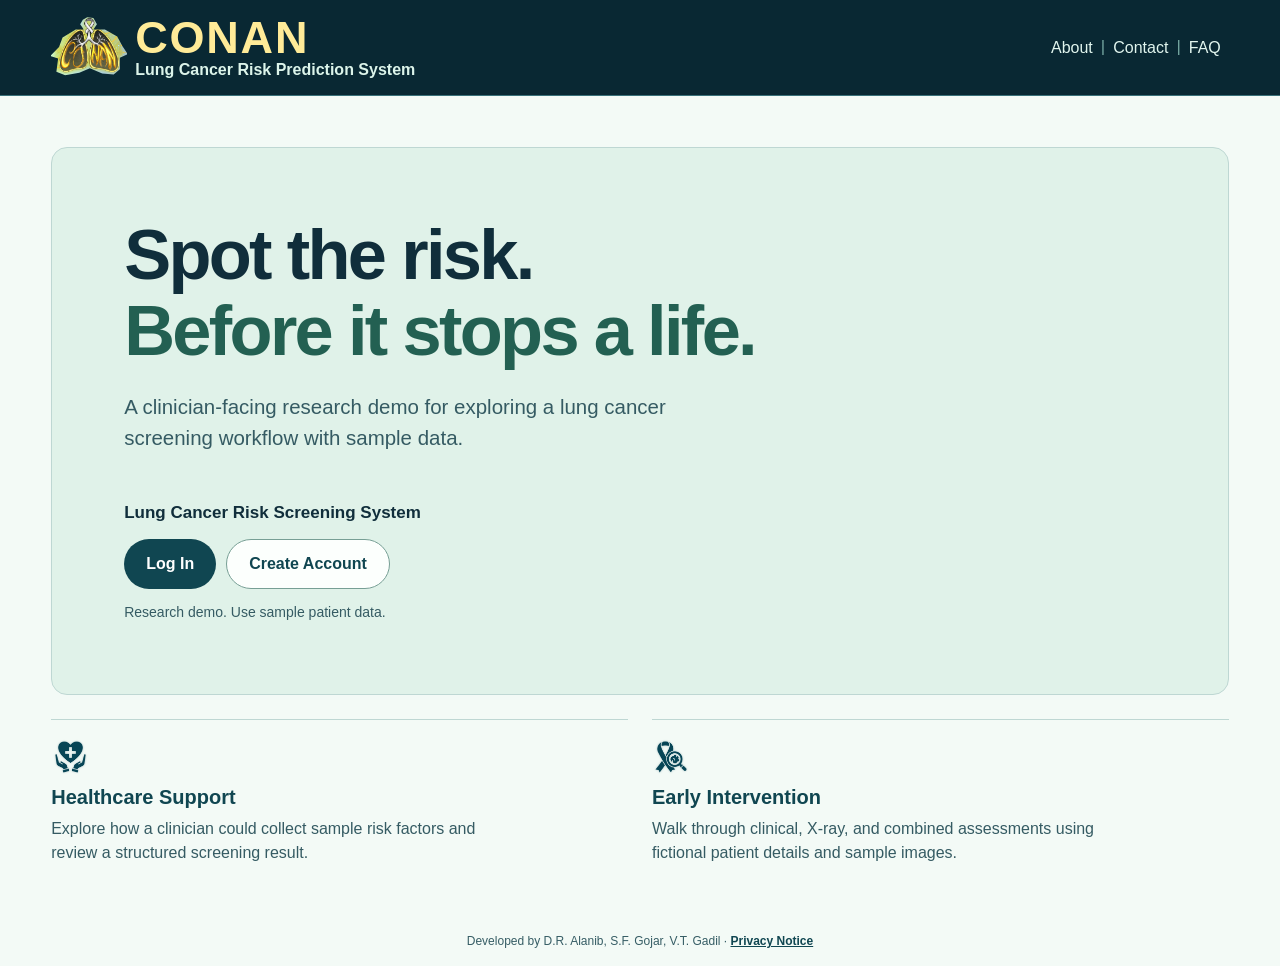
<file: index.html>
<!doctype html>
<html lang="en">

<head>
  <meta charset="utf-8" />
  <meta name="viewport" content="width=device-width, initial-scale=1, viewport-fit=cover" />
  <title>CONAN – Lung Cancer Risk Prediction System</title>
  <meta name="description"
    content="CONAN uses clinical information and chest X-ray imaging to provide an integrated view of lung cancer risk, helping bring early risk awareness closer to every community." />
  <link rel="stylesheet" href="design.css?v=lab-2" />
  <link rel="stylesheet" href="reference-ui.css?v=lab-2" />
  <link rel="stylesheet" href="lab-ui.css?v=lab-2" />
</head>

<body>
  <div id="app"></div>
  <script src="jabai.js?v=lab-2"></script>
</body>

</html>
</file>
<file: design.css>
/* ============================================================
   CONAN – Reference UI Design System & Exact Scaling
   Authored for 1280x800 reference scale, responsive across viewports
   ============================================================ */

:root {
  /* Teal/Cyan color palette from reference 36.png */
  --teal-dark:     #135467;
  --teal:          #1f8a96;
  --teal-mid:      #2da0ab;
  --teal-light:    #6cb6b6;
  --teal-card-bg:  rgba(114, 161, 179, 0.85);
  --input-box-bg:  #39778c;
  --input-border:  #4d8da3;
  --subnav-pill:   #3f809b;
  --gold-title:    #f1d67b;

  /* Typography */
  --font-family:   'Nunito', system-ui, -apple-system, sans-serif;

  /* Semantic colors */
  --low-bg:        linear-gradient(135deg, #1bb55c 0%, #16a34a 100%);
  --mod-bg:        linear-gradient(135deg, #f59e0b 0%, #d97706 100%);
  --high-bg:       linear-gradient(135deg, #ef4444 0%, #dc2626 100%);

  box-sizing: border-box;
}

*, *::before, *::after {
  box-sizing: border-box;
  margin: 0;
  padding: 0;
}

html {
  font-size: 16px;
  scroll-behavior: smooth;
  height: 100%;
}

body {
  margin: 0;
  min-height: 100vh;
  font-family: var(--font-family);
  background: #a9e0d7 url('images/bg.png') center center / cover no-repeat fixed;
  color: #ffffff;
  line-height: 1.5;
  -webkit-font-smoothing: antialiased;
  -moz-osx-font-smoothing: grayscale;
  overflow-x: hidden;
}

a {
  color: inherit;
  text-decoration: none;
}

#app {
  min-height: 100vh;
  display: flex;
  flex-direction: column;
  position: relative;
  z-index: 1;
}

main {
  flex: 1;
  display: flex;
  flex-direction: column;
}

/* ============================================================
   HEADER (Exact 110px reference scaling)
   ============================================================ */
header {
  height: 110px;
  padding: 0 42px;
  display: flex;
  align-items: center;
  justify-content: space-between;
  position: sticky;
  top: 0;
  z-index: 200;
  background: linear-gradient(90deg, rgba(195, 240, 230, 0.4) 0%, rgba(195, 215, 250, 0.4) 100%);
  backdrop-filter: blur(8px);
  -webkit-backdrop-filter: blur(8px);
  border-bottom: 1px solid rgba(255, 255, 255, 0.25);
}

.brand {
  display: flex;
  align-items: center;
  gap: 16px;
  text-decoration: none;
  user-select: none;
}

.brand img {
  width: 76px;
  height: 72px;
  object-fit: contain;
  filter: drop-shadow(0 2px 8px rgba(0, 0, 0, 0.25));
}

.brand-text {
  display: flex;
  flex-direction: column;
  line-height: 1.1;
}

.brand-name {
  font-size: 2.3rem;
  font-weight: 900;
  color: var(--gold-title);
  letter-spacing: 0.04em;
  text-shadow: 0 2px 6px rgba(0, 0, 0, 0.35);
}

.brand-sub {
  font-size: 0.95rem;
  font-weight: 700;
  color: #ffffff;
  text-shadow: 0 1px 4px rgba(0, 0, 0, 0.4);
  white-space: nowrap;
}

.top-nav {
  display: flex;
  align-items: center;
  gap: 0;
}

.top-nav a,
.top-nav button {
  color: #ffffff;
  font-size: 1.25rem;
  font-weight: 700;
  padding: 8px 14px;
  border: none;
  background: none;
  cursor: pointer;
  font-family: inherit;
  text-decoration: none;
  text-shadow: 0 1px 4px rgba(0, 0, 0, 0.35);
  transition: opacity 0.2s;
  white-space: nowrap;
}

.top-nav a:hover,
.top-nav button:hover {
  opacity: 0.85;
}

.top-nav .nav-sep {
  color: rgba(255, 255, 255, 0.7);
  font-size: 1.35rem;
  margin: 0 4px;
  user-select: none;
  text-shadow: 0 1px 4px rgba(0, 0, 0, 0.35);
}

.top-nav-box {
  display: inline-flex;
  align-items: center;
  border: 1.5px solid rgba(255, 255, 255, 0.6);
  border-radius: 8px;
  padding: 2px 10px;
}

.hamburger-btn {
  display: flex;
  flex-direction: column;
  justify-content: center;
  gap: 5px;
  padding: 8px;
  cursor: pointer;
  background: none;
  border: none;
  margin-left: 12px;
}

.hamburger-btn span {
  display: block;
  width: 38px;
  height: 4px;
  background: #ffffff;
  border-radius: 2px;
  box-shadow: 0 1px 3px rgba(0, 0, 0, 0.3);
  transition: transform 0.2s, opacity 0.2s;
}

.header-menu {
  position: absolute;
  right: 42px;
  top: 105px;
  background: #ffffff;
  border-radius: 14px;
  padding: 8px;
  min-width: 220px;
  box-shadow: 0 14px 40px rgba(14, 74, 82, 0.35);
  display: flex;
  flex-direction: column;
  z-index: 300;
}

.header-menu[hidden] {
  display: none;
}

.header-menu a,
.header-menu button {
  display: block;
  width: 100%;
  padding: 10px 16px;
  border-radius: 8px;
  color: var(--teal-dark);
  font-size: 1rem;
  font-weight: 700;
  background: none;
  border: none;
  cursor: pointer;
  text-align: left;
  font-family: inherit;
  transition: background 0.15s;
}

.header-menu a:hover,
.header-menu button:hover {
  background: rgba(31, 138, 150, 0.1);
}

/* ============================================================
   SUB-NAV BAR (Exact 66px reference scaling across post-login)
   ============================================================ */
.subnav {
  height: 66px;
  width: 100%;
  background: #ffffff;
  display: flex;
  align-items: center;
  padding: 0 42px;
  box-shadow: 0 2px 8px rgba(0, 0, 0, 0.08);
  position: relative;
  z-index: 100;
}

/* Main sections: HOME, ASSESSMENT, PATIENT RECORDS */
.subnav-tabs {
  display: flex;
  align-items: center;
  gap: 8px;
  height: 100%;
}

.subnav-tab {
  display: inline-flex;
  align-items: center;
  justify-content: center;
  height: 44px;
  padding: 0 28px;
  color: var(--subnav-pill);
  font-size: 1.05rem;
  font-weight: 800;
  letter-spacing: 0.05em;
  text-transform: uppercase;
  text-decoration: none;
  border-radius: 8px;
  transition: background 0.18s, color 0.18s;
  white-space: nowrap;
}

.subnav-tab:hover {
  background: rgba(63, 128, 155, 0.08);
}

.subnav-tab.active {
  background: var(--subnav-pill);
  color: #ffffff;
  padding: 0 34px;
}

/* Wizard breadcrumb inside subnav (Images 9-16, 20-30) */
.subnav-wizard-wrap {
  display: flex;
  align-items: center;
  gap: 18px;
  height: 100%;
}

.subnav-back-pill {
  display: inline-flex;
  align-items: center;
  justify-content: center;
  height: 42px;
  padding: 0 24px;
  background: var(--subnav-pill);
  color: #ffffff;
  font-size: 0.95rem;
  font-weight: 800;
  letter-spacing: 0.06em;
  text-transform: uppercase;
  text-decoration: none;
  border-radius: 8px;
  border: none;
  cursor: pointer;
  transition: opacity 0.18s;
  white-space: nowrap;
}

.subnav-back-pill:hover {
  opacity: 0.9;
}

.subnav-wizard-title {
  color: var(--teal);
  font-size: 1.25rem;
  font-weight: 800;
  letter-spacing: 0.08em;
  text-transform: uppercase;
  white-space: nowrap;
}

/* Results crumb in subnav (Images 17, 18) */
.subnav-results-wrap {
  display: flex;
  align-items: center;
  gap: 12px;
  font-size: 1.15rem;
  font-weight: 700;
  color: var(--teal);
}

.subnav-results-wrap a {
  color: var(--teal);
  text-decoration: none;
  font-weight: 700;
}

.subnav-results-wrap a:hover {
  text-decoration: underline;
}

/* ============================================================
   PRE-LOGIN LANDING PAGE (Exact Image 1 layout & scaling)
   ============================================================ */
.landing {
  min-height: calc(100vh - 110px);
  display: grid;
  grid-template-columns: 1fr 1fr 1.15fr;
  padding: 36px 42px;
  gap: 0;
  align-items: stretch;
}

.landing-col {
  padding: 24px 28px 36px;
  display: flex;
  flex-direction: column;
  position: relative;
}

/* Vertical divider lines between sections matching image 1 */
.landing-col.bordered {
  border-left: 2px solid rgba(35, 133, 150, 0.7);
}

.feature-card-content {
  display: flex;
  flex-direction: column;
  align-items: center;
  text-align: center;
  flex: 1;
  position: relative;
  padding-bottom: 28px;
}

.feature-card-content::after {
  content: '';
  position: absolute;
  bottom: 0;
  left: 10%;
  right: 10%;
  height: 2px;
  background: rgba(35, 133, 150, 0.7);
}

.feature-icon-img {
  width: 84px;
  height: 84px;
  object-fit: contain;
  margin-bottom: 16px;
  filter: drop-shadow(0 2px 6px rgba(0, 0, 0, 0.2));
}

.feature-icon-svg {
  width: 84px;
  height: 84px;
  margin-bottom: 16px;
  color: #ffffff;
  filter: drop-shadow(0 2px 6px rgba(0, 0, 0, 0.2));
}

.feature-card-title {
  font-size: 1.55rem;
  font-weight: 900;
  color: #ffffff;
  text-shadow: 0 2px 6px rgba(0, 0, 0, 0.3);
  margin-bottom: 16px;
}

.feature-card-desc {
  font-size: 1.05rem;
  color: #ffffff;
  line-height: 1.6;
  text-shadow: 0 1px 4px rgba(0, 0, 0, 0.3);
  font-weight: 600;
}

/* Right hero panel in Landing */
.landing-right-panel {
  padding: 24px 0 36px 36px;
  display: flex;
  flex-direction: column;
  justify-content: space-between;
  border-left: 2px solid rgba(35, 133, 150, 0.7);
}

.landing-hero-head {
  font-size: 2.9rem;
  font-weight: 900;
  color: #ffffff;
  line-height: 1.05;
  text-align: right;
  text-shadow: 0 2px 8px rgba(0, 0, 0, 0.35);
  margin-bottom: 20px;
}

.landing-hero-desc {
  font-size: 1.08rem;
  color: #ffffff;
  line-height: 1.6;
  text-align: right;
  text-shadow: 0 1px 4px rgba(0, 0, 0, 0.3);
  font-weight: 600;
  margin-bottom: 32px;
}

.landing-system-title {
  font-size: 2.5rem;
  font-weight: 900;
  color: #ffffff;
  line-height: 1.1;
  text-align: right;
  text-shadow: 0 2px 8px rgba(0, 0, 0, 0.35);
  margin-bottom: 28px;
}

.landing-buttons-row {
  display: flex;
  gap: 18px;
  justify-content: flex-end;
}

.btn-pill-white {
  display: inline-flex;
  align-items: center;
  justify-content: center;
  background: #ffffff;
  color: #0e4a52;
  font-size: 1.15rem;
  font-weight: 700;
  padding: 14px 42px;
  border-radius: 999px;
  text-decoration: none;
  box-shadow: 0 4px 14px rgba(0, 0, 0, 0.15);
  transition: transform 0.18s, box-shadow 0.18s;
  cursor: pointer;
  border: none;
}

.btn-pill-white:hover {
  transform: translateY(-2px);
  box-shadow: 0 6px 20px rgba(0, 0, 0, 0.2);
}

.btn-pill-mint {
  display: inline-flex;
  align-items: center;
  justify-content: center;
  background: #c2f2d6;
  color: #0e4a52;
  font-size: 1.15rem;
  font-weight: 700;
  padding: 14px 42px;
  border-radius: 999px;
  text-decoration: none;
  box-shadow: 0 4px 14px rgba(0, 0, 0, 0.15);
  transition: transform 0.18s, box-shadow 0.18s;
  cursor: pointer;
  border: none;
}

.btn-pill-mint:hover {
  transform: translateY(-2px);
  box-shadow: 0 6px 20px rgba(0, 0, 0, 0.2);
}

/* ============================================================
   AUTH PAGES (Login / Sign Up – Exact Images 2, 3)
   ============================================================ */
.auth-page {
  min-height: calc(100vh - 110px);
  display: flex;
  align-items: center;
  justify-content: center;
  padding: 30px 20px;
}

.auth-card {
  width: 520px;
  background: var(--teal-dark);
  border-radius: 28px;
  padding: 44px 44px 38px;
  box-shadow: 0 24px 60px rgba(10, 45, 55, 0.45);
}

.auth-card h1 {
  font-size: 2.5rem;
  font-weight: 900;
  color: #ffffff;
  letter-spacing: 0.04em;
  margin-bottom: 26px;
}

.auth-field {
  margin-bottom: 18px;
}

.auth-input {
  width: 100%;
  background: var(--input-box-bg);
  border: 1.5px solid var(--input-border);
  border-radius: 8px;
  padding: 16px 18px;
  color: #ffffff;
  font-size: 1.05rem;
  font-family: inherit;
  outline: none;
  transition: border-color 0.2s, background 0.2s;
}

.auth-input::placeholder {
  color: rgba(255, 255, 255, 0.7);
}

.auth-input:focus {
  background: #3f8399;
  border-color: #6bb0c8;
}

.auth-btn-pill {
  width: 100%;
  padding: 16px;
  border-radius: 999px;
  border: none;
  font-size: 1.3rem;
  font-weight: 900;
  letter-spacing: 0.06em;
  cursor: pointer;
  font-family: inherit;
  background: linear-gradient(135deg, #c5f4da 0%, #c5ddfc 100%);
  color: #165b6d;
  box-shadow: 0 4px 18px rgba(0, 0, 0, 0.2);
  transition: transform 0.18s, box-shadow 0.18s;
  margin: 10px 0 16px;
}

.auth-btn-pill:hover {
  transform: translateY(-2px);
  box-shadow: 0 8px 26px rgba(0, 0, 0, 0.25);
}

.auth-forgot {
  display: block;
  text-align: center;
  color: #ffffff;
  font-size: 1rem;
  font-weight: 600;
  text-decoration: underline;
  cursor: pointer;
  background: none;
  border: none;
  font-family: inherit;
  margin-bottom: 14px;
}

.auth-check {
  display: flex;
  align-items: center;
  gap: 10px;
  color: rgba(255, 255, 255, 0.9);
  font-size: 1rem;
  font-weight: 600;
  margin-bottom: 14px;
  cursor: pointer;
}

.auth-check input[type="checkbox"] {
  width: 20px;
  height: 20px;
  cursor: pointer;
  accent-color: #5edde3;
}

.auth-link {
  color: rgba(255, 255, 255, 0.85);
  font-size: 1rem;
  text-align: center;
  margin-top: 10px;
}

.auth-link a {
  color: #ffffff;
  font-weight: 800;
  text-decoration: underline;
}

/* ============================================================
   POST-LOGIN HERO (Exact Image 7 scaling)
   ============================================================ */
.hero-section {
  min-height: calc(100vh - 176px);
  padding: 48px 42px;
  display: flex;
  align-items: center;
  justify-content: space-between;
  gap: 40px;
}

.hero-left-content {
  flex: 1;
  max-width: 680px;
}

.hero-headline {
  font-size: 3.6rem;
  font-weight: 900;
  color: #165b6d;
  line-height: 1.1;
  margin-bottom: 24px;
}

.hero-desc {
  font-size: 1.25rem;
  font-weight: 600;
  color: #206d7d;
  line-height: 1.55;
  margin-bottom: 40px;
}

.hero-cta-btn {
  display: inline-flex;
  align-items: center;
  gap: 12px;
  background: #0e5b6c;
  color: #ffffff;
  font-size: 1.15rem;
  font-weight: 800;
  padding: 16px 48px;
  border-radius: 999px;
  text-decoration: none;
  box-shadow: 0 4px 18px rgba(14, 91, 108, 0.35);
  transition: transform 0.18s, box-shadow 0.18s;
}

.hero-cta-btn:hover {
  transform: translateY(-2px);
  box-shadow: 0 8px 28px rgba(14, 91, 108, 0.45);
}

.hero-ribbon-col {
  flex-shrink: 0;
  width: 440px;
  display: flex;
  align-items: center;
  justify-content: center;
}

.hero-ribbon-col svg {
  width: 420px;
  height: 480px;
  filter: drop-shadow(0 10px 30px rgba(160, 200, 230, 0.7));
}

/* ============================================================
   ASSESSMENT SELECTION PAGE (Exact Image 8 scaling)
   ============================================================ */
.assess-page {
  padding: 24px 42px 48px;
}

.assess-page-title {
  font-size: 1.25rem;
  font-weight: 900;
  color: #1c7280;
  letter-spacing: 0.08em;
  text-transform: uppercase;
  margin-bottom: 20px;
  padding-left: 4px;
}

.assess-cards-grid {
  display: grid;
  grid-template-columns: repeat(3, 1fr);
  gap: 24px;
}

.assess-option-card {
  background: rgba(255, 255, 255, 0.45);
  backdrop-filter: blur(10px);
  -webkit-backdrop-filter: blur(10px);
  border: 2px solid rgba(255, 255, 255, 0.75);
  border-radius: 24px;
  padding: 34px 28px 28px;
  display: flex;
  flex-direction: column;
  min-height: 520px;
  box-shadow: 0 8px 30px rgba(26, 106, 115, 0.12);
  transition: transform 0.2s, box-shadow 0.2s;
}

.assess-option-card:hover {
  transform: translateY(-4px);
  box-shadow: 0 16px 42px rgba(26, 106, 115, 0.22);
}

.assess-card-top {
  display: flex;
  align-items: center;
  gap: 16px;
  margin-bottom: 16px;
}

.assess-card-icon {
  width: 58px;
  height: 58px;
  color: #1c7280;
  flex-shrink: 0;
}

.assess-card-title {
  font-size: 1.45rem;
  font-weight: 900;
  color: #1c7280;
  line-height: 1.2;
}

.assess-card-body {
  font-size: 1.05rem;
  color: #185868;
  font-weight: 600;
  line-height: 1.55;
  text-align: center;
  margin: 20px 0;
  flex: 1;
}

.assess-card-start-btn {
  background: var(--teal-light);
  color: #ffffff;
  font-size: 1.15rem;
  font-weight: 800;
  border-radius: 12px;
  padding: 15px 0;
  width: 100%;
  text-align: center;
  text-decoration: none;
  border: none;
  cursor: pointer;
  transition: background 0.18s, transform 0.18s;
  display: block;
}

.assess-card-start-btn:hover {
  background: var(--teal);
  transform: translateY(-2px);
}

/* ============================================================
   WIZARD CARDS & FIELDS (Exact Images 9–16, 20–30 scaling)
   ============================================================ */
.wiz-page {
  padding: 24px 42px 40px;
  display: flex;
  flex-direction: column;
}

.wiz-card {
  width: 100%;
  background: var(--teal-card-bg);
  backdrop-filter: blur(12px);
  -webkit-backdrop-filter: blur(12px);
  border: 1.5px solid rgba(255, 255, 255, 0.4);
  border-radius: 20px;
  padding: 32px 36px 28px;
  box-shadow: 0 8px 32px rgba(20, 80, 95, 0.22);
}

.wiz-section-label {
  font-size: 1.25rem;
  font-weight: 900;
  color: #ffffff;
  letter-spacing: 0.05em;
  text-transform: uppercase;
  margin-bottom: 24px;
  text-shadow: 0 1px 4px rgba(0, 0, 0, 0.25);
}

/* 2-column field grid matching reference */
.wiz-fields-grid {
  display: grid;
  grid-template-columns: 1fr 1fr;
  gap: 20px 36px;
}

.wiz-field-item {
  display: flex;
  flex-direction: column;
  gap: 6px;
}

.wiz-field-label {
  font-size: 1.05rem;
  font-weight: 700;
  color: #ffffff;
  display: flex;
  align-items: center;
  gap: 6px;
}

.info-circle-icon {
  display: inline-flex;
  align-items: center;
  justify-content: center;
  width: 20px;
  height: 20px;
  border-radius: 50%;
  background: rgba(255, 255, 255, 0.4);
  color: #ffffff;
  font-size: 0.75rem;
  font-weight: 900;
  cursor: help;
}

/* Personal inputs */
.wiz-input,
.wiz-select {
  background: var(--input-box-bg);
  border: 1.5px solid var(--input-border);
  border-radius: 8px;
  padding: 14px 18px;
  color: #ffffff;
  font-size: 1.05rem;
  font-family: inherit;
  outline: none;
  width: 100%;
  transition: background 0.2s, border-color 0.2s;
}

.wiz-input::placeholder {
  color: rgba(255, 255, 255, 0.75);
}

.wiz-input:focus,
.wiz-select:focus {
  background: #3f8399;
  border-color: #6bb0c8;
}

.wiz-select-wrapper {
  position: relative;
}

.wiz-select {
  appearance: none;
  -webkit-appearance: none;
  padding-right: 42px;
  cursor: pointer;
}

.wiz-select option {
  background: #1a6a73;
  color: #ffffff;
}

.wiz-dropdown-arrow {
  position: absolute;
  right: 16px;
  top: 50%;
  transform: translateY(-50%);
  pointer-events: none;
  color: #ffffff;
  font-size: 0.8rem;
}

/* Factor Boxes (Images 10-16, 23-29) */
.factor-item-wrap {
  display: flex;
  flex-direction: column;
  gap: 6px;
}

.factor-item-title {
  font-size: 1.15rem;
  font-weight: 700;
  color: #ffffff;
}

.factor-box-container {
  background: var(--input-box-bg);
  border: 1.5px solid var(--input-border);
  border-radius: 8px;
  padding: 16px 20px;
  display: flex;
  flex-direction: column;
  gap: 12px;
}

.factor-box-desc {
  font-size: 0.95rem;
  color: rgba(255, 255, 255, 0.92);
  line-height: 1.45;
}

.factor-select-wrapper {
  position: relative;
}

.factor-select {
  width: 100%;
  background: rgba(255, 255, 255, 0.22);
  border: 1px solid rgba(255, 255, 255, 0.4);
  border-radius: 6px;
  padding: 10px 38px 10px 14px;
  color: #ffffff;
  font-size: 0.95rem;
  font-family: inherit;
  appearance: none;
  -webkit-appearance: none;
  cursor: pointer;
  outline: none;
  transition: background 0.2s;
}

.factor-select option {
  background: #1a6a73;
  color: #ffffff;
}

.factor-select:focus {
  background: rgba(255, 255, 255, 0.3);
}

.factor-dropdown-arrow {
  position: absolute;
  right: 14px;
  top: 50%;
  transform: translateY(-50%);
  pointer-events: none;
  color: #ffffff;
  font-size: 0.75rem;
}

/* Wizard card footer & Next button */
.wiz-card-footer {
  display: flex;
  justify-content: flex-end;
  margin-top: 24px;
}

.btn-wiz-next {
  background: #135265;
  border: 1.5px solid rgba(255, 255, 255, 0.45);
  color: #ffffff;
  font-size: 1rem;
  font-weight: 800;
  letter-spacing: 0.06em;
  border-radius: 999px;
  padding: 10px 34px;
  cursor: pointer;
  font-family: inherit;
  box-shadow: 0 4px 14px rgba(19, 82, 101, 0.35);
  transition: transform 0.15s, background 0.15s;
}

.btn-wiz-next:hover:not(:disabled) {
  background: #18647b;
  transform: translateY(-1px);
}

.btn-wiz-next:disabled {
  opacity: 0.45;
  cursor: not-allowed;
}

/* ============================================================
   X-RAY RADIOGRAPH UPLOAD (Images 21, 30)
   ============================================================ */
.xray-drop-container {
  border: 3px dashed rgba(255, 255, 255, 0.75);
  border-radius: 18px;
  padding: 60px 40px;
  display: flex;
  flex-direction: column;
  align-items: center;
  justify-content: center;
  gap: 16px;
  cursor: pointer;
  transition: background 0.2s, border-color 0.2s;
  text-align: center;
  position: relative;
}

.xray-drop-container:hover,
.xray-drop-container.drag-over {
  background: rgba(255, 255, 255, 0.1);
  border-color: #ffffff;
}

.xray-landscape-graphic {
  width: 140px;
  height: 110px;
}

.xray-drop-label {
  font-size: 1.25rem;
  color: #ffffff;
  font-weight: 600;
}

.xray-drop-label strong {
  color: #ffffff;
  font-weight: 800;
  text-decoration: underline;
}

.xray-drop-sublabel {
  font-size: 0.95rem;
  color: rgba(255, 255, 255, 0.75);
}

.xray-file-input {
  display: none;
}

.xray-preview-img {
  max-width: 320px;
  max-height: 280px;
  border-radius: 12px;
  object-fit: contain;
  box-shadow: 0 4px 16px rgba(0, 0, 0, 0.25);
}

/* ============================================================
   RESULTS PAGE (Exact Images 17, 18 scaling)
   ============================================================ */
.results-page {
  padding: 24px 42px 48px;
  display: flex;
  flex-direction: column;
}

.result-card-banner {
  border-radius: 20px;
  padding: 32px 36px;
  margin-bottom: 24px;
  box-shadow: 0 8px 30px rgba(0, 0, 0, 0.18);
  display: flex;
  flex-direction: column;
  gap: 16px;
}

.result-card-banner.low  { background: var(--low-bg); }
.result-card-banner.mod  { background: var(--mod-bg); }
.result-card-banner.high { background: var(--high-bg); }

.result-top-row {
  display: flex;
  align-items: center;
  justify-content: space-between;
}

.result-type-badge {
  display: flex;
  align-items: center;
  gap: 8px;
  font-size: 1rem;
  font-weight: 700;
  color: rgba(255, 255, 255, 0.92);
}

.result-pill-badge {
  display: inline-flex;
  align-items: center;
  gap: 8px;
  background: #ffffff;
  border-radius: 999px;
  padding: 6px 20px;
  font-size: 1rem;
  font-weight: 800;
}

.result-pill-badge .dot {
  width: 9px;
  height: 9px;
  border-radius: 50%;
}

.result-pill-badge.low  { color: #16a34a; }
.result-pill-badge.low  .dot { background: #16a34a; }
.result-pill-badge.mod  { color: #d97706; }
.result-pill-badge.mod  .dot { background: #d97706; }
.result-pill-badge.high { color: #dc2626; }
.result-pill-badge.high .dot { background: #dc2626; }

.result-title-row {
  display: flex;
  align-items: center;
  gap: 12px;
  font-size: 2.1rem;
  font-weight: 900;
  color: #ffffff;
}

.result-desc-text {
  font-size: 1.05rem;
  color: rgba(255, 255, 255, 0.95);
  line-height: 1.55;
}

.confidence-box {
  background: rgba(0, 0, 0, 0.12);
  border-radius: 12px;
  padding: 14px 18px;
  display: flex;
  flex-direction: column;
  gap: 8px;
  margin-top: 6px;
}

.confidence-header {
  display: flex;
  justify-content: space-between;
  font-size: 0.95rem;
  font-weight: 700;
  color: rgba(255, 255, 255, 0.9);
}

.confidence-track {
  height: 16px;
  background: rgba(255, 255, 255, 0.25);
  border-radius: 999px;
  overflow: hidden;
}

.confidence-bar {
  height: 100%;
  background: #4ade80;
  border-radius: 999px;
  transition: width 1s cubic-bezier(0.2, 0.7, 0.2, 1);
}

/* Disclaimer box */
.disclaimer-alert {
  background: #fef9c3;
  border: 1.5px solid #fde047;
  border-radius: 14px;
  padding: 18px 24px;
  display: flex;
  align-items: flex-start;
  gap: 14px;
  margin-bottom: 24px;
  color: #854d0e;
  font-size: 0.95rem;
  line-height: 1.55;
}

.disclaimer-alert strong {
  color: #713f12;
}

.disclaimer-icon {
  font-size: 1.5rem;
  flex-shrink: 0;
  line-height: 1;
}

/* Risk Factor Breakdown Section */
.breakdown-section {
  background: rgba(255, 255, 255, 0.85);
  backdrop-filter: blur(10px);
  -webkit-backdrop-filter: blur(10px);
  border-radius: 20px;
  padding: 28px 32px;
  margin-bottom: 24px;
  box-shadow: 0 8px 30px rgba(0, 0, 0, 0.1);
}

.breakdown-header-wrap {
  display: flex;
  flex-direction: column;
  gap: 4px;
  margin-bottom: 20px;
}

.breakdown-head-title {
  display: flex;
  align-items: center;
  gap: 10px;
  font-size: 1.25rem;
  font-weight: 800;
  color: var(--teal-dark);
}

.breakdown-head-sub {
  font-size: 0.92rem;
  color: #4b6b75;
}

.breakdown-3col-grid {
  display: grid;
  grid-template-columns: repeat(3, 1fr);
  gap: 16px;
}

.breakdown-tile {
  background: #ffffff;
  border-radius: 14px;
  padding: 16px 18px;
  display: flex;
  flex-direction: column;
  gap: 6px;
  box-shadow: 0 2px 8px rgba(0, 0, 0, 0.05);
}

.breakdown-tile-top {
  display: flex;
  align-items: center;
  justify-content: space-between;
  gap: 8px;
}

.tile-icon-circle {
  width: 36px;
  height: 36px;
  border-radius: 50%;
  display: flex;
  align-items: center;
  justify-content: center;
  font-size: 1.1rem;
  flex-shrink: 0;
}

.tile-factor-name {
  font-size: 0.95rem;
  font-weight: 800;
  color: var(--teal-dark);
  flex: 1;
}

.tile-badge {
  font-size: 0.75rem;
  font-weight: 800;
  padding: 3px 10px;
  border-radius: 999px;
}

.tile-badge.low  { background: #dcfce7; color: #166534; }
.tile-badge.mod  { background: #fef3c7; color: #92400e; }
.tile-badge.high { background: #fee2e2; color: #991b1b; }

.tile-factor-sub {
  font-size: 0.8rem;
  color: #64748b;
}

.tile-factor-val {
  font-size: 1rem;
  font-weight: 800;
  color: var(--teal-dark);
}

.results-action-row {
  display: flex;
  gap: 16px;
  flex-wrap: wrap;
}

.btn-result-action {
  padding: 14px 28px;
  border-radius: 999px;
  font-size: 1.05rem;
  font-weight: 700;
  cursor: pointer;
  font-family: inherit;
  border: none;
  transition: transform 0.18s, box-shadow 0.18s;
  text-decoration: none;
  display: inline-flex;
  align-items: center;
  gap: 8px;
}

.btn-result-action.primary {
  background: var(--teal-dark);
  color: #ffffff;
  box-shadow: 0 4px 14px rgba(19, 84, 103, 0.4);
}

.btn-result-action.secondary {
  background: rgba(255, 255, 255, 0.9);
  color: var(--teal-dark);
  box-shadow: 0 4px 14px rgba(0, 0, 0, 0.15);
}

.btn-result-action:hover {
  transform: translateY(-2px);
}

/* ============================================================
   PATIENT RECORDS / DASHBOARD (Image 31)
   ============================================================ */
.dashboard-page {
  padding: 24px 42px 48px;
}

.dashboard-stats-grid {
  display: grid;
  grid-template-columns: repeat(3, 1fr);
  gap: 20px;
  margin-bottom: 24px;
}

.dash-stat-card {
  background: rgba(255, 255, 255, 0.8);
  backdrop-filter: blur(10px);
  border-radius: 18px;
  padding: 22px 26px;
  display: flex;
  flex-direction: column;
  gap: 6px;
  box-shadow: 0 4px 16px rgba(0, 0, 0, 0.08);
}

.dash-stat-label {
  font-size: 0.9rem;
  color: #4b6b75;
  font-weight: 700;
}

.dash-stat-num {
  font-size: 2rem;
  font-weight: 900;
  color: var(--teal-dark);
}

.dash-table-card {
  background: rgba(255, 255, 255, 0.85);
  backdrop-filter: blur(10px);
  border-radius: 20px;
  padding: 28px 32px;
  box-shadow: 0 8px 30px rgba(0, 0, 0, 0.1);
}

.dash-table-title {
  font-size: 1.25rem;
  font-weight: 800;
  color: var(--teal-dark);
  margin-bottom: 20px;
}

table {
  width: 100%;
  border-collapse: collapse;
  font-size: 0.95rem;
}

th {
  text-align: left;
  font-weight: 800;
  color: #4b6b75;
  padding: 10px 12px;
  border-bottom: 2px solid rgba(0, 0, 0, 0.1);
  font-size: 0.88rem;
  letter-spacing: 0.04em;
}

td {
  padding: 14px 12px;
  border-bottom: 1px solid rgba(0, 0, 0, 0.06);
  color: var(--teal-dark);
}

/* ============================================================
   PRIVACY POLICY MODAL (Images 5, 6)
   ============================================================ */
.modal-overlay {
  position: fixed;
  inset: 0;
  background: rgba(0, 0, 0, 0.45);
  backdrop-filter: blur(6px);
  -webkit-backdrop-filter: blur(6px);
  z-index: 500;
  display: flex;
  align-items: center;
  justify-content: center;
  padding: 20px;
}

.modal-overlay[hidden] {
  display: none;
}

.modal-box {
  background: #ffffff;
  border-radius: 24px;
  max-width: 580px;
  width: 100%;
  max-height: 84vh;
  display: flex;
  flex-direction: column;
  box-shadow: 0 24px 60px rgba(0, 0, 0, 0.35);
  overflow: hidden;
}

.modal-head {
  display: flex;
  align-items: center;
  gap: 16px;
  padding: 24px 30px 20px;
  border-bottom: 1px solid rgba(0, 0, 0, 0.08);
}

.modal-head-icon {
  width: 48px;
  height: 48px;
  color: var(--teal);
  flex-shrink: 0;
}

.modal-head-title h2 {
  font-size: 1.35rem;
  font-weight: 800;
  color: var(--teal);
}

.modal-head-title p {
  font-size: 0.9rem;
  color: #64748b;
}

.modal-scroll-body {
  padding: 22px 30px;
  overflow-y: auto;
  flex: 1;
  color: #334155;
  font-size: 0.95rem;
  line-height: 1.6;
}

.modal-scroll-body h3 {
  font-size: 1rem;
  font-weight: 800;
  color: var(--teal);
  margin: 16px 0 6px;
}

.modal-scroll-body h3:first-child {
  margin-top: 0;
}

.modal-scroll-body p {
  margin-bottom: 10px;
}

.modal-disclaimer-card {
  background: #fffde8;
  border: 1px solid #e8d66a;
  border-radius: 10px;
  padding: 14px 18px;
  color: #c0392b;
  font-size: 0.9rem;
  line-height: 1.5;
  margin: 12px 0;
  font-weight: 600;
}

.modal-foot {
  padding: 18px 30px 24px;
  border-top: 1px solid rgba(0, 0, 0, 0.08);
  display: flex;
  gap: 14px;
  justify-content: flex-end;
}

.btn-modal-decline {
  padding: 12px 28px;
  border-radius: 10px;
  border: 2px solid var(--teal);
  background: transparent;
  color: var(--teal);
  font-size: 1rem;
  font-weight: 800;
  cursor: pointer;
  font-family: inherit;
}

.btn-modal-accept {
  padding: 12px 28px;
  border-radius: 10px;
  border: none;
  background: var(--teal);
  color: #ffffff;
  font-size: 1rem;
  font-weight: 800;
  cursor: pointer;
  font-family: inherit;
}

/* ============================================================
   STATIC / GENERIC PAGES
   ============================================================ */
.static-page {
  padding: 32px 42px;
  max-width: 900px;
  margin: 0 auto;
}

.static-card {
  background: rgba(255, 255, 255, 0.85);
  backdrop-filter: blur(10px);
  border-radius: 20px;
  padding: 32px 36px;
  color: var(--teal-dark);
  line-height: 1.7;
}

.static-card h1 {
  font-size: 1.8rem;
  margin-bottom: 20px;
  color: var(--teal-dark);
}

.static-card h2 {
  font-size: 1.2rem;
  margin: 20px 0 8px;
  color: var(--teal);
}

.static-card p {
  margin-bottom: 12px;
  font-size: 0.98rem;
}

.err-msg {
  background: rgba(239, 68, 68, 0.25);
  border: 1px solid rgba(239, 68, 68, 0.6);
  border-radius: 8px;
  padding: 12px 16px;
  color: #fca5a5;
  font-size: 0.95rem;
  font-weight: 700;
  margin-bottom: 16px;
}

footer {
  text-align: center;
  padding: 18px 20px;
  font-size: 0.85rem;
  color: rgba(255, 255, 255, 0.8);
  text-shadow: 0 1px 3px rgba(0, 0, 0, 0.35);
}

footer a {
  color: #ffffff;
  text-decoration: underline;
  font-weight: 700;
}

/* ============================================================
   RESPONSIVE DESIGN (adapts cleanly below 1024px and 768px)
   ============================================================ */
@media (max-width: 1024px) {
  .landing {
    grid-template-columns: 1fr;
    gap: 30px;
  }
  .landing-col.bordered,
  .landing-right-panel {
    border-left: none;
    padding-left: 0;
  }
  .landing-hero-head,
  .landing-hero-desc,
  .landing-system-title {
    text-align: left;
  }
  .landing-buttons-row {
    justify-content: flex-start;
  }

  .assess-cards-grid {
    grid-template-columns: 1fr;
  }
  .wiz-fields-grid {
    grid-template-columns: 1fr;
  }
  .breakdown-3col-grid {
    grid-template-columns: repeat(2, 1fr);
  }
  .dashboard-stats-grid {
    grid-template-columns: 1fr;
  }
  .hero-section {
    flex-direction: column;
    padding: 32px 24px;
  }
  .hero-ribbon-col {
    display: none;
  }
}

@media (max-width: 768px) {
  header {
    height: 90px;
    padding: 0 20px;
  }
  .brand img {
    width: 58px;
    height: 56px;
  }
  .brand-name {
    font-size: 1.8rem;
  }
  .subnav {
    padding: 0 20px;
  }
  .landing,
  .assess-page,
  .wiz-page,
  .results-page,
  .dashboard-page {
    padding-left: 20px;
    padding-right: 20px;
  }
  .auth-card {
    padding: 32px 24px;
  }
  .breakdown-3col-grid {
    grid-template-columns: 1fr;
  }
}
</file>
<file: reference-ui.css>
/* Reference layouts, scaled fluidly instead of fixing the page to a screenshot. */
:root {
  --teal-dark: #0d5d79;
  --teal: #149d88;
  --teal-light: #80c8bd;
  --input-box-bg: #3f8097;
  --input-border: #b6dce5;
  --subnav-pill: #3e819a;
  --gold-title: #ffeb98;
  --font-family: Arial, Helvetica, sans-serif;
  --header-height: 120px;
  --nav-height: 68px;
  --page-gutter: clamp(18px, 2.4vw, 42px);
  --assessment-surface: linear-gradient(100deg, #8fc6bd, #73a1d0);
}
body {
  background: linear-gradient(100deg, #ccffda 0%, #b6dfe7 49%, #96b8ff 100%);
  line-height: 1.35;
  overflow-x: clip;
}
body[data-page="home-landing"], body[data-page="login"],
body[data-page="signup"], body[data-page="home"] {
  background: #b9e3e5 url('images/bg.png') center / cover fixed;
}
body[data-page="home"] { background: linear-gradient(100deg, #ccffda, #96b8ff); }
header {
  height: var(--header-height);
  flex-shrink: 0;
  padding: 8px clamp(14px, 2vw, 30px) 8px 12px;
  position: relative;
  background: linear-gradient(100deg, #ccffda 0%, #b6dfe7 49%, #96b8ff 100%);
  border: 0;
  backdrop-filter: none;
  gap: 20px;
}
body[data-page="home-landing"] header,
body[data-page="login"] header, body[data-page="signup"] header { background: transparent; }
.brand { gap: 14px; min-width: 0; }
.brand-mark { width: 112px; height: 105px; overflow: hidden; flex: 0 0 auto; }
.brand img {
  width: 112px; height: 112px;
  transform: scale(1.16);
  clip-path: polygon(48% 15%,55% 16%,59% 23%,55% 29%,68% 29%,82% 37%,88% 48%,94% 57%,85% 61%,85% 74%,78% 80%,65% 79%,51% 73%,39% 78%,23% 81%,13% 77%,15% 62%,6% 59%,16% 49%,20% 38%,35% 29%,44% 29%,40% 23%,43% 18%);
  filter: drop-shadow(0 2px 3px #7b6a4670);
}
.brand-name { font-size: clamp(36px, 4.4vw, 58px); line-height: .98; letter-spacing: .04em; }
.brand-sub { font-size: clamp(13px, 1.83vw, 24px); font-weight: 700; line-height: 1.2; }
.brand-name, .brand-sub { text-shadow: 0 3px 7px #526b6970; }
.top-nav { flex-shrink: 0; }
.top-nav > div { display: flex; align-items: center; }
.top-nav a, .top-nav button { font-size: clamp(18px, 2.2vw, 29px); font-weight: 400; padding: 8px 18px; }
.top-nav .nav-sep { margin: 0; font-size: 32px; font-weight: 400; color: #4788a0; text-shadow: none; }
.top-nav-box { border: 0; border-radius: 0; padding: 0; }
.hamburger-btn { gap: 9px; padding: 8px 0; margin-left: 16px; }
.hamburger-btn span { width: 65px; height: 6px; border-radius: 0; box-shadow: none; }
.header-menu { top: calc(100% - 8px); right: 24px; border-radius: 10px; }
.header-menu a, .header-menu button { font-size: 16px; }
.header-menu .mobile-nav-link { display: none; }
.subnav { height: var(--nav-height); padding: 8px 22px; background: #fbffff; box-shadow: none; }
.subnav-tabs { gap: 60px; }
.subnav-tab { height: 50px; min-width: 188px; padding: 0 24px; font-size: 23px; font-weight: 400; letter-spacing: -.03em; }
.subnav-tab.active { padding: 0 24px; border-radius: 9px; }
.subnav-wizard-wrap { gap: 12px; min-width: 0; }
.subnav-back-pill { height: 50px; padding: 0 20px; border-radius: 9px; font-size: 23px; font-weight: 400; letter-spacing: -.035em; }
.subnav-wizard-title { font-size: clamp(18px, 2vw, 26px); font-weight: 400; letter-spacing: -.02em; white-space: normal; }
.subnav-results-wrap .subnav-back-pill { color: white; }

/* Public introduction: three columns and fine teal rules. */
.landing {
  min-height: calc(100svh - var(--header-height));
  width: 100%; max-width: 1600px; margin: auto;
  grid-template-columns: 32% 32% 36%;
  padding: 42px 26px 20px 6.3%; gap: 0; align-items: start;
}
.landing-col { padding: 0; margin: 0; min-width: 0; }
.landing-col.bordered { border-left: 0; padding-left: 0; }
.feature-card-content { padding: 0 12px 80px; }
.feature-card-content::before {
  content: ''; position: absolute; left: -1px; top: 46px; bottom: 14px;
  width: 1px; background: #3e819a;
}
.feature-card-content::after { left: 12%; right: 12%; height: 1px; background: #3e819a; }
.feature-icon-img, .feature-icon-svg { width: 68px; height: 68px; margin-bottom: 4px; object-fit: contain; }
.feature-icon-img { filter: drop-shadow(0 2px 3px #527c7a65); }
.feature-card-title { font-size: clamp(23px, 2.45vw, 34px); line-height: 1.15; margin: 0 0 24px; text-shadow: 0 3px 6px #47676e88; }
.feature-card-desc { color: #3e819a; font-size: clamp(18px, 1.85vw, 26px); font-weight: 400; line-height: 1.08; text-shadow: none; max-width: 310px; margin-inline: auto; padding: 0; }
.landing-right-panel { padding: 46px 0 0; border: 0; position: relative; min-width: 0; }
.landing-right-panel > div:first-child { border-left: 1px solid #3e819a; border-right: 1px solid #3e819a; padding: 0 16px 24px 24px; }
.landing-hero-head { font-size: clamp(28px, 3.18vw, 44px); margin-bottom: 24px; line-height: 1.02; text-shadow: 0 3px 7px #47676e88; }
.landing-hero-desc { color: #3e819a; font-size: clamp(18px, 1.9vw, 26px); font-weight: 400; line-height: 1.05; margin-bottom: 0; text-shadow: none; }
.landing-right-panel > div:last-child { margin: 38px 0 0 -36px; }
.landing-system-title { font-size: clamp(28px, 3.4vw, 48px); line-height: 1.05; margin-bottom: 26px; white-space: normal; }
.landing-buttons-row { gap: 8px; }
.btn-pill-white, .btn-pill-mint { padding: 19px 30px; font-size: 22px; font-weight: 400; box-shadow: none; white-space: nowrap; }
.btn-pill-mint { background: linear-gradient(100deg, #c5f8da, #97bcff); }

/* Authentication keeps the compact, dark teal panel from the references. */
.auth-page { min-height: calc(100svh - var(--header-height)); padding: 4px 20px 36px; align-items: flex-start; }
.auth-card { width: 526px; min-height: 632px; padding: 24px 24px 40px; border-radius: 24px; background: #0d607e; box-shadow: none; }
.auth-card h1 { font-size: 42px; line-height: 1.15; margin-bottom: 24px; letter-spacing: 0; }
.auth-field { margin-bottom: 16px; }
.auth-input { min-height: 72px; border: 0; border-radius: 0; padding: 17px 16px; background: #39768b; font-size: 19px; }
.auth-input::placeholder { color: #d2e4e7; }
.auth-input[aria-invalid="true"] { box-shadow: inset 0 0 0 2px #ffc0b4; }
.auth-feedback { color: #ffddd6; font-size: .9375rem; line-height: 1.4; }
.auth-feedback:not(:empty) { margin-top: 6px; }
.auth-btn-pill:disabled { cursor: wait; opacity: .8; }
.auth-btn-pill { min-height: 68px; margin: 2px 0 14px; padding: 11px; font-size: 29px; color: #164b60; background: linear-gradient(100deg,#ccffda,#96b8ff); text-shadow: none; box-shadow: none; }
.auth-forgot { margin: 0 auto 28px; font-size: 16px; }
.auth-check { font-size: 17px; gap: 7px; }
.auth-check input[type="checkbox"] { width: 20px; height: 20px; }
.auth-link { text-align: left; font-size: 16px; margin-top: 18px; }

.hero-section { min-height: calc(100svh - var(--header-height) - var(--nav-height)); padding: 65px 5%; gap: 20px; flex-direction: row; position: relative; overflow: hidden; }
.hero-left-content { max-width: 840px; width: 74%; position: relative; z-index: 1; flex: 0 1 auto; }
.hero-headline { font-size: clamp(34px, 4.6vw, 64px); line-height: .99; margin-bottom: 18px; color: #0d5d79; }
.hero-desc { font-size: clamp(18px, 1.85vw, 25px); font-weight: 400; line-height: 1.2; color: #3d8197; margin-bottom: 32px; }
.hero-cta-btn { padding: 13px 38px; font-size: 19px; box-shadow: none; }
.hero-ribbon-col { display: flex; width: 68%; position: absolute; right: -2%; top: 8%; bottom: 6%; pointer-events: none; }
.hero-ribbon-col img { width: 100%; height: 100%; object-fit: contain; }

/* Assessment selection and the broad, square form canvas. */
.assess-page { padding: 20px var(--page-gutter) 24px; }
.assess-page-title { font-size: clamp(22px,2.2vw,30px); letter-spacing: -.02em; margin-bottom: 16px; color: #3e819a; }
.assess-cards-grid { grid-template-columns: repeat(3,minmax(0,1fr)); gap: 20px; }
.assess-option-card { min-width: 0; min-height: max(510px, calc(100svh - 282px)); padding: 20px 26px; border: 2px solid #7bbbc4; border-radius: 28px; background: #ffffff33; box-shadow: none; backdrop-filter: none; }
.assess-card-top { gap: 18px; margin-bottom: 6px; min-height: 88px; }
.assess-card-icon { width: 70px; height: 84px; object-fit: contain; flex-shrink: 0; filter: brightness(0) saturate(100%) invert(49%) sepia(59%) saturate(640%) hue-rotate(118deg) brightness(93%) contrast(88%); }
.assess-card-title { min-width: 0; flex: 1; font-size: clamp(24px,2.4vw,34px); line-height: 1.05; color: #149d88; }
.assess-card-body { font-size: clamp(18px,1.85vw,26px); line-height: 1.2; color: #009e89; font-weight: 400; margin: 20px 0 28px; }
.assess-card-start-btn { border-radius: 9px; padding: 18px 8px; font-size: clamp(19px,2vw,29px); background: #7ec6be; }

@media (min-width: 1101px) {
  body[data-page="home-landing"] .top-nav {
    position: absolute;
    right: 6.3%;
    top: 80px;
    width: min(36%, 460px);
    border-top: 1px solid #3e819a;
    border-right: 1px solid #3e819a;
  }

  body[data-page="home-landing"] .top-nav-box { width: 100%; justify-content: space-evenly; padding-block: 9px; }
  body[data-page="home-landing"] .top-nav a { padding-inline: 8px; }
  .hero-section { align-items: flex-start; padding-top: clamp(86px, 13svh, 108px); }
  .hero-headline { line-height: 1.06; }
  .assess-card-top { gap: 12px; margin-inline: -6px; }
  .assess-card-title { font-size: clamp(25px, 2.3vw, 34px); letter-spacing: -.025em; text-align: center; }
}

.wiz-page { padding: 34px 18px 50px; }
.wiz-card { min-height: max(440px,calc(100svh - 272px)); padding: 20px 24px 24px; border: 0; border-radius: 0; box-shadow: none; background: var(--assessment-surface); backdrop-filter: none; display: flex; flex-direction: column; }
.wiz-section-label { font-size: clamp(20px,2.1vw,29px); line-height: 1.2; letter-spacing: -.015em; margin: 0 0 18px; text-shadow: 0 2px 5px #30546280; }
.wiz-fields-grid { grid-template-columns: repeat(2,minmax(0,1fr)); gap: 18px clamp(28px,5.2vw,70px); }
.wiz-field-item, .factor-item-wrap { min-width: 0; gap: 8px; }
.wiz-field-label, .factor-item-title { font-size: clamp(18px,2.05vw,28px); font-weight: 400; line-height: 1.15; text-shadow: 0 2px 4px #47676e65; }
.info-circle-icon { width: 26px; height: 26px; font-size: 21px; color: #287d94; background: #e5f2f3; }
.wiz-input, .wiz-select { height: 62px; border: 1.5px solid #b6dce5; border-radius: 0; padding: 12px 10px; font-size: clamp(17px,2vw,27px); background: #3f8097; color: #e5f1f3; }
.wiz-select { padding-right: 45px; text-overflow: ellipsis; }
.wiz-input::placeholder { color: #c5dfe5; opacity: 1; }
.wiz-dropdown-arrow { right: 16px; font-size: 25px; }
.factor-box-container { border: 0; border-radius: 0; padding: 12px 14px 10px; gap: 10px; background: #3f8097; }
.factor-box-desc { font-size: clamp(15px,1.65vw,22px); font-weight: 400; line-height: 1.1; min-height: 2.2em; }
.factor-select { border-radius: 0; border: 0; padding: 5px 34px 5px 6px; min-height: 32px; font-size: clamp(14px,1.4vw,19px); background: #8fb9c7; }
.factor-dropdown-arrow { font-size: 20px; right: 10px; }
.wiz-card-footer { margin-top: auto; padding-top: 38px; }
.btn-wiz-next { min-height: 46px; padding: 8px 22px; font-size: 20px; letter-spacing: 0; background: #0d5d79; border: 2px solid #b8eafa; box-shadow: none; }
.xray-drop-container { flex: 1; min-height: 360px; padding: 24px 20px; border: 3px dashed #e2f4f4; border-radius: 18px; gap: 16px; }
.xray-landscape-graphic { width: min(328px, 100%); height: auto; aspect-ratio: 200 / 143; object-fit: contain; }
.xray-preview-img { max-width: min(100%, 320px); }
.xray-drop-label { overflow-wrap: anywhere; }
.wiz-upload .wiz-card-footer { padding-top: 18px; }
.xray-drop-label { font-size: 25px; }
.xray-drop-label strong { color: #135467; text-decoration: none; }
.xray-drop-sublabel { font-size: 18px; }
.xray-file-input { display: block; position: absolute; width: 1px; height: 1px; opacity: 0; }
.xray-drop-container:focus-within { outline: 3px solid #0d5d79; outline-offset: 4px; }
.results-page, .dashboard-page { padding: 24px var(--page-gutter) 40px; }
.result-card-banner { border-radius: 12px; box-shadow: none; }
.breakdown-section, .dash-table-card { border-radius: 12px; box-shadow: none; }
.dashboard-surface { min-height: max(440px, calc(100svh - 272px)); padding: clamp(14px, 2vw, 26px); background: var(--assessment-surface); }
.dashboard-stats-grid { grid-template-columns: repeat(3,minmax(0,1fr)); }
.dash-table-card { overflow-x: auto; }
.modal-overlay { background: #ffffff15; backdrop-filter: blur(4px); }
.modal-box { max-width: 510px; max-height: 90svh; border-radius: 22px; box-shadow: 0 10px 50px #3d819722; }
.modal-head { padding: 20px 22px 14px; gap: 12px; }
.modal-scroll-body { padding: 16px 22px; color: #4b7f86; line-height: 1.35; }
.modal-scroll-body h3 { margin-top: 12px; }
.modal-foot { padding: 14px 22px; gap: 10px; }
.modal-foot button { flex: 1; padding: 10px 8px; font-size: 14px; }
footer { color: #3a7183; text-shadow: none; font-size: 12px; padding: 16px 20px; }
footer a { color: #215d72; }
.err-msg { color: #7d2435; background: #fff0e9; border-color: #cf7d85; }
:focus-visible { outline: 3px solid #ffe898; outline-offset: 4px; }
input:focus-visible, select:focus-visible { outline-color: white; outline-offset: 2px; }
@media (min-width: 1600px) { .wiz-page, .assess-page, .results-page, .dashboard-page, .hero-section { width: 100%; max-width: 1600px; margin-inline: auto; } }
@media (max-width: 1100px) {
  :root { --header-height: 100px; --nav-height: 60px; }
  .brand-mark { width: 82px; height: 84px; }
  .brand img { width: 82px; height: 82px; }
  .brand-name { font-size: 42px; }
  .brand-sub { font-size: 17px; }
  .top-nav a { padding: 8px 12px; font-size: 21px; }
  .hamburger-btn span { width: 42px; height: 5px; }
  .subnav-tab, .subnav-back-pill { font-size: 19px; height: 44px; }
  .subnav-tabs { gap: 44px; }
  .subnav-tab { min-width: 146px; }
  .landing { padding-left: 30px; grid-template-columns: 31% 31% 38%; }
  .landing-col { margin: 0; padding: 0; }
  .landing-col.bordered { padding-left: 0; }
  .feature-card-title { font-size: 23px; white-space: normal; }
  .landing-right-panel { padding-left: 0; }
  .landing-system-title { font-size: 30px; }
  .btn-pill-white, .btn-pill-mint { font-size: 18px; padding: 16px 20px; }
  .assess-option-card { padding: 20px 18px; }
  .assess-card-top { gap: 10px; }
  .assess-card-icon { width: 48px; height: 58px; }
  .assess-card-title { font-size: 27px; }
  .breakdown-3col-grid { grid-template-columns: repeat(2,minmax(0,1fr)); }
}
@media (min-width: 761px) and (max-width: 1000px) {
  .assess-cards-grid { grid-template-columns: 1fr; }
  .assess-option-card { height: auto; min-height: 0; }
  .assess-card-top { justify-content: center; }
  .assess-card-title { flex: 0 1 auto; }
  .assess-card-body { max-width: 620px; margin-inline: auto; }
}
@media (max-width: 760px) {
  :root { --header-height: 100px; --nav-height: 56px; }
  header { padding: 10px 16px; gap: 10px; flex-wrap: wrap; align-content: center; }
  .brand { gap: 7px; }
  .brand-mark { width: 54px; height: 54px; }
  .brand img { width: 54px; height: 54px; }
  .brand-name { font-size: 30px; }
  .brand-sub { font-size: 11px; white-space: normal; }
  .top-nav { margin-left: auto; }
  .top-nav > div { gap: 0; }
  .top-nav a { padding: 5px 7px; font-size: 14px; }
  .top-nav .nav-sep { font-size: 18px; }
  .hamburger-btn { margin-left: 8px; gap: 5px; }
  .hamburger-btn span { width: 27px; height: 3px; }
  .subnav { padding: 6px 12px; }
  .subnav-tabs { width: 100%; justify-content: space-between; gap: 4px; }
  .subnav-tab, .subnav-tab.active { min-width: 0; padding: 0 12px; font-size: 13px; height: 38px; letter-spacing: 0; }
  .subnav-back-pill { font-size: 14px; height: 38px; padding-inline: 10px; }
  .subnav-wizard-title { font-size: 14px; }
  .subnav-wizard-wrap { gap: 8px; }
  .landing { display: flex; flex-direction: column; padding: 24px 24px 36px; gap: 32px; }
  .landing-right-panel { order: -1; width: 100%; padding: 0; }
  .landing-right-panel > div:first-child { padding: 0 0 0 18px; border-right: 0; }
  .landing-hero-head { font-size: clamp(34px,7vw,48px); text-align: left; margin-bottom: 18px; }
  .landing-hero-desc { text-align: left; font-size: 19px; line-height: 1.3; max-width: 520px; }
  .landing-right-panel > div:last-child { margin: 26px 0 0; }
  .landing-system-title { font-size: 28px; text-align: left; white-space: normal; margin-bottom: 20px; }
  .landing-buttons-row { justify-content: flex-start; flex-wrap: wrap; gap: 10px; }
  .btn-pill-white, .btn-pill-mint { min-height: 48px; padding: 13px 24px; font-size: 17px; }
  .landing-col, .landing-col.bordered { margin: 0; padding: 0; width: 100%; }
  .feature-card-content { padding: 0 0 26px; }
  .feature-card-content::before { display: none; }
  .feature-card-content::after { left: 12%; right: 12%; }
  .feature-card-title { font-size: 25px; margin-bottom: 14px; }
  .feature-card-desc { max-width: 520px; padding: 0; font-size: 18px; line-height: 1.3; }
  .auth-page { padding: 24px 20px 40px; }
  .auth-card { width: 100%; max-width: 440px; min-height: 440px; padding: 26px 22px; }
  .auth-card h1 { font-size: 29px; }
  .auth-input { min-height: 52px; font-size: 16px; }
  .auth-btn-pill { min-height: 52px; font-size: 21px; }
  .hero-section { flex-direction: column; align-items: stretch; justify-content: center; padding: 48px 24px 32px; }
  .hero-left-content { width: 100%; max-width: 100%; }
  .hero-headline { font-size: clamp(32px,7.4vw,48px); }
  .hero-desc { font-size: 18px; line-height: 1.4; }
  .hero-ribbon-col { display: block; position: static; width: min(100%, 430px); margin-inline: auto; }
  .hero-ribbon-col img { display: block; height: auto; }
  .assess-page { padding: 24px 18px; }
  .assess-page-title { font-size: 22px; }
  .assess-cards-grid { grid-template-columns: 1fr; gap: 18px; }
  .assess-option-card { height: auto; min-height: 0; padding: 24px; border-radius: 22px; }
  .assess-card-title { font-size: 29px; }
  .assess-card-top { gap: 18px; }
  .assess-card-icon { width: 58px; height: 64px; }
  .assess-card-body { font-size: 19px; line-height: 1.4; margin: 18px 0 24px; }
  .assess-card-start-btn { font-size: 21px; padding: 15px; }
  .wiz-page { padding: 20px 12px 28px; }
  .wiz-card { min-height: calc(100svh - 204px); padding: 22px 18px; }
  .wiz-section-label { font-size: 20px; line-height: 1.3; margin-bottom: 22px; }
  .wiz-fields-grid { grid-template-columns: 1fr; gap: 20px; }
  .wiz-field-label, .factor-item-title { font-size: 18px; }
  .info-circle-icon { width: 20px; height: 20px; font-size: 16px; }
  .wiz-input, .wiz-select { font-size: 16px; height: 52px; }
  .wiz-dropdown-arrow { font-size: 19px; }
  .factor-box-desc { font-size: 16px; line-height: 1.35; }
  .factor-select { font-size: 16px; min-height: 42px; }
  .btn-wiz-next { font-size: 16px; min-height: 46px; }
  .xray-drop-container { min-height: 300px; padding: 24px 14px; }
  .xray-landscape-graphic { width: 160px; height: 125px; }
  .xray-drop-label { font-size: 19px; }
  .xray-drop-sublabel { font-size: 14px; }
  .result-card-banner, .breakdown-section, .dash-table-card { padding: 20px; }
  .result-title-row { font-size: 26px; }
  .result-top-row { gap: 12px; flex-wrap: wrap; }
  .dashboard-stats-grid { grid-template-columns: 1fr; gap: 12px; }
  .breakdown-3col-grid { grid-template-columns: 1fr; }
  .static-page { padding: 24px 16px; width: 100%; }
  .static-card { padding: 24px; }
}
@media (max-width: 470px) {
  header { height: auto; min-height: var(--header-height); }
  .top-nav > div { display: none; }
  .header-menu .mobile-nav-link { display: block; }
  body[data-page="home-landing"] .top-nav > div,
  body[data-page="login"] .top-nav > div,
  body[data-page="signup"] .top-nav > div { display: flex; }
  body[data-page="home-landing"] header,
  body[data-page="login"] header,
  body[data-page="signup"] header { flex-direction: column; align-items: flex-start; gap: 4px; }
  body[data-page="home-landing"] .top-nav,
  body[data-page="login"] .top-nav,
  body[data-page="signup"] .top-nav { margin: 0 0 0 58px; }
}
:is(.hero-cta-btn, .assess-card-start-btn, .btn-wiz-next, .auth-btn-pill):active:not(:disabled) {
  filter: brightness(.92);
}

.top-nav a { position: relative; }
.top-nav a::after {
  content: "";
  position: absolute;
  inset-inline: 8px;
  bottom: 3px;
  height: 1px;
  background: currentColor;
  transform: scaleX(0);
  transition: transform 150ms ease-out;
}

.top-nav a:is(:hover, :focus-visible)::after { transform: scaleX(1); }

:is(.hero-cta-btn, .landing-buttons-row a) { position: relative; overflow: hidden; }

.hamburger-btn { --line-step: 15px; }
.hamburger-btn span { transition: transform 180ms ease-out, opacity 120ms ease-out; }
.hamburger-btn[aria-expanded="true"] span:nth-child(1) { transform: translateY(var(--line-step)) rotate(45deg); }
.hamburger-btn[aria-expanded="true"] span:nth-child(2) { opacity: 0; }
.hamburger-btn[aria-expanded="true"] span:nth-child(3) { transform: translateY(calc(-1 * var(--line-step))) rotate(-45deg); }

@media (max-width: 1100px) { .hamburger-btn { --line-step: 14px; } }
@media (max-width: 760px) { .hamburger-btn { --line-step: 8px; } }

@media (prefers-reduced-motion: no-preference) {
  #app { --motion-ease: cubic-bezier(.16, 1, .3, 1); }

  /* Animate new content groups, leaving the surrounding frame in place. */
  #app[data-motion="page"] :is(
    .landing-right-panel > div, .auth-card h1,
    .auth-field, .auth-btn-pill, .auth-forgot, .auth-check, .auth-link,
    .hero-desc, .hero-cta-btn, .assess-page-title, .assess-option-card,
    .dashboard-stats-grid > *, .dash-table-card, .static-card, .results-page > *
  ) {
    animation: content-arrive 240ms var(--motion-ease) backwards;
  }

  #app[data-motion="page"] :is(
    .landing-right-panel > div:last-child,
    .auth-field:nth-child(2), .hero-desc, .assess-option-card:nth-child(2),
    .dash-stat-card:nth-child(2), .results-page > :nth-child(2)
  ) { animation-delay: 32ms; }

  #app[data-motion="page"] :is(
    .auth-field:nth-child(3), .auth-btn-pill, .hero-cta-btn,
    .assess-option-card:nth-child(3), .dash-stat-card:nth-child(3),
    .dash-table-card, .results-page > :nth-child(n+3)
  ) { animation-delay: 64ms; }

  #app[data-motion="page"] :is(.subnav-tab[aria-current="page"], .subnav-wizard-title) {
    animation: nav-arrive 180ms var(--motion-ease);
  }

  #app[data-motion="page"] :is(.landing-hero-head, .hero-headline) {
    animation: headline-reveal 620ms var(--motion-ease) backwards;
  }

  #app[data-motion="page"] .feature-card-content {
    animation: landing-arrive 580ms var(--motion-ease) backwards;
  }

  #app[data-motion="page"] .landing-col.bordered .feature-card-content {
    animation-delay: 120ms;
  }

  #app[data-motion="page"] :is(.hero-cta-btn, .landing-buttons-row a)::after {
    content: "";
    position: absolute;
    inset: 0;
    pointer-events: none;
    background: linear-gradient(105deg, transparent 27%, #fff7 49%, transparent 71%);
    animation: button-sheen 740ms 240ms ease-in-out both;
  }

  #app[data-motion="page"] .landing-buttons-row a + a::after { animation-delay: 360ms; }

  #app[data-motion="step-forward"] { --step-offset: 12px; }
  #app[data-motion="step-back"] { --step-offset: -12px; }

  #app[data-motion]:not([data-motion=""]) :is(
    .wiz-section-label, .wiz-fields-grid > *, .wiz-card-footer, .xray-drop-container
  ) {
    animation: step-arrive 190ms var(--motion-ease) backwards;
  }

  #app[data-motion]:not([data-motion=""]) :is(.wiz-fields-grid > :nth-child(n+3), .wiz-card-footer) {
    animation-delay: 32ms;
  }

  #app[data-motion="page"] .hero-ribbon-col img {
    transform-origin: 82% 32%;
    animation: ribbon-settle 660ms cubic-bezier(.16, 1, .3, 1);
  }

  .header-menu:not([hidden]) {
    animation: panel-arrive 160ms ease-out;
  }

  .modal-box {
    animation: panel-arrive 250ms cubic-bezier(.16, 1, .3, 1);
  }

  #app[data-motion="page"] .confidence-bar {
    transform-origin: left center;
    animation: result-fill 320ms cubic-bezier(.16, 1, .3, 1);
  }

  @keyframes ribbon-settle {
    from { transform: translateY(12px) rotate(-2deg); opacity: .72; }
    to { transform: none; opacity: 1; }
  }

  @keyframes content-arrive {
    from { transform: translateY(7px); opacity: .72; }
    to { transform: none; opacity: 1; }
  }

  @keyframes headline-reveal {
    from { clip-path: inset(0 0 100% 0); opacity: .35; }
    to { clip-path: inset(0 0 0 0); opacity: 1; }
  }

  @keyframes landing-arrive {
    from { transform: translateY(18px); opacity: .5; }
    to { transform: none; opacity: 1; }
  }

  @keyframes button-sheen {
    0% { transform: translateX(-110%); }
    100% { transform: translateX(110%); }
  }

  @keyframes nav-arrive {
    from { opacity: .6; }
    to { opacity: 1; }
  }

  @keyframes step-arrive {
    from { transform: translateX(var(--step-offset, 6px)); opacity: .76; }
    to { transform: none; opacity: 1; }
  }

  @keyframes panel-arrive {
    from { transform: translateY(-5px); opacity: .84; }
    to { transform: none; opacity: 1; }
  }

  @keyframes result-fill {
    from { transform: scaleX(.45); }
    to { transform: scaleX(1); }
  }
}

@media (prefers-reduced-motion: reduce) {
  html { scroll-behavior: auto; }
  *, *::before, *::after { transition: none !important; }

  #app[data-motion="page"] :is(.hero-cta-btn, .landing-buttons-row a) {
    animation: button-tone 500ms ease-out;
  }

  @keyframes button-tone {
    from { opacity: .78; }
    to { opacity: 1; }
  }
}
</file>
<file: lab-ui.css>
/* Local design study. The reference interface remains available in CONAN-UPDATED. */
:root {
  --lab-ink: #102e3b;
  --lab-night: #092833;
  --lab-pine: #104651;
  --lab-paper: #f3faf6;
  --lab-mint: #bbefda;
  --lab-gold: #ffeb98;
  --lab-rule: #bed7d3;
  --lab-muted: #355b63;
  --lab-width: 1320px;
  --teal-dark: #164b58;
  --teal: #1a685b;
  --assessment-surface: #dcefeb;
  --header-height: 96px;
  --nav-height: 60px;
}

body, body[data-page="home"] { background: var(--lab-paper); color: var(--lab-ink); }
body[data-page="home-landing"], body[data-page="login"], body[data-page="signup"] {
  background: var(--lab-paper);
  color: var(--lab-ink);
}

#app > header { height: auto; min-height: var(--header-height); background: var(--lab-night); border-bottom: 1px solid #39717a; padding-inline: clamp(16px, 4vw, 62px); }
.brand { gap: 8px; }
.brand-mark, .brand img { width: 76px; height: 76px; }
.brand-name { color: var(--lab-gold); font-size: clamp(28px, 4vw, 45px); text-shadow: none; }
.brand-sub { color: #dcf4ea; font-size: clamp(11px, 1.4vw, 16px); text-shadow: none; }
body[data-page="home-landing"] .top-nav { position: static; width: auto; border: 0; }
.top-nav a { color: #e1f5ee; font-size: 16px; text-shadow: none; }
.top-nav .nav-sep { color: #73a59f; font-size: 17px; }
.hamburger-btn { --line-step: 8px; gap: 5px; min-width: 44px; min-height: 44px; align-items: center; }
.hamburger-btn span { width: 25px; height: 3px; }
.subnav { background: #e2f2ed; border-bottom: 1px solid var(--lab-rule); }
.subnav-tab, .subnav-tab.active { font-size: 15px; min-width: 0; padding-inline: clamp(11px, 2vw, 28px); }
.subnav-tabs { gap: clamp(4px, 2vw, 22px); }
.subnav-tab.active, .subnav-back-pill { background: var(--lab-pine); color: white; }
.subnav-wizard-title { color: var(--lab-pine); }

.landing {
  display: grid;
  grid-template-columns: repeat(2, minmax(0, 1fr));
  grid-template-areas: "lead lead" "support intervention";
  align-content: start;
  align-items: start;
  gap: 24px;
  max-width: var(--lab-width);
  padding: clamp(28px, 4vw, 56px) clamp(16px, 4vw, 52px);
  min-height: 0;
}
.landing-col { grid-area: support; }
.landing-col.bordered { grid-area: intervention; }
.landing-right-panel {
  grid-area: lead;
  order: 0;
  width: 100%;
  padding: clamp(24px, 6vw, 72px);
  border: 1px solid var(--lab-rule);
  border-radius: 16px;
  background: #e0f2e9;
}
.landing-right-panel > div:first-child { padding: 0; border: 0; }
.landing-right-panel > div:last-child { margin: clamp(28px, 4vw, 48px) 0 0; }
.landing-hero-head, .hero-headline {
  font-size: clamp(38px, 5.5vw, 72px);
  font-weight: 800;
  letter-spacing: -.038em;
  line-height: .98;
  text-align: left;
  text-shadow: none;
  text-wrap: balance;
}
.landing-hero-head { color: var(--lab-ink); }
:is(.landing-hero-head, .hero-headline) em {
  display: inline-block;
  margin-top: .08em;
  font-style: normal;
  font-weight: 700;
  line-height: 1.02;
}
.landing-hero-head em { color: #236052; }
.landing-hero-desc, .hero-desc { max-width: 52ch; text-align: left; font-size: clamp(17px, 1.6vw, 21px); line-height: 1.55; }
.landing-hero-desc { color: var(--lab-muted); }
.landing-system-title { color: var(--lab-ink); font-size: 17px; line-height: 1.35; text-align: left; text-shadow: none; margin-bottom: 14px; }
.landing-buttons-row { justify-content: flex-start; gap: 10px; flex-wrap: wrap; }
.btn-pill-white, .btn-pill-mint { min-height: 48px; padding: 13px 22px; font-size: 16px; font-weight: 700; }
.btn-pill-white { background: var(--lab-pine); color: white; }
.btn-pill-mint { background: #fcfffd; color: var(--lab-pine); border: 1px solid #779f95; }
.lab-demo-note { margin-top: 14px; color: var(--lab-muted); font-size: 14px; }
.feature-card-content { align-items: flex-start; padding: 18px 0 0; text-align: left; border-top: 1px solid var(--lab-rule); }
.feature-card-content::before, .feature-card-content::after { display: none; }
.feature-icon-img { width: 38px; height: 38px; margin-bottom: 10px; filter: brightness(0) saturate(100%) invert(21%) sepia(29%) saturate(1208%) hue-rotate(146deg); }
.feature-card-title { margin: 0 0 8px; color: var(--lab-pine); font-size: 20px; text-shadow: none; }
.feature-card-desc { max-width: 52ch; margin: 0; color: var(--lab-muted); font-size: 16px; line-height: 1.55; }

.hero-section {
  max-width: var(--lab-width);
  width: 100%;
  margin-inline: auto;
  display: grid;
  grid-template-columns: minmax(0, 1.12fr) minmax(0, 1fr);
  align-items: center;
  gap: clamp(22px, 5vw, 64px);
  min-height: 0;
  padding: clamp(32px, 6vw, 76px) clamp(16px, 4vw, 52px);
  overflow: visible;
}
.hero-left-content { width: auto; max-width: none; }
.hero-headline { font-size: clamp(38px, 5vw, 68px); color: var(--lab-ink); }
.hero-headline em { color: #236052; }
.hero-desc { color: var(--lab-muted); }
.hero-cta-btn { background: var(--lab-pine); color: white; padding: 15px 25px; font-size: 16px; }
.hero-ribbon-col {
  display: grid;
  position: relative;
  inset: auto;
  width: 100%;
  min-height: clamp(250px, 30vw, 360px);
  place-items: center;
  overflow: hidden;
  border-radius: 16px;
  background: linear-gradient(120deg, #1d5058, var(--lab-night));
  isolation: isolate;
}
.hero-ribbon-col img { width: 94%; height: auto; }

.assess-page, .wiz-page, .results-page, .dashboard-page { width: min(100%, var(--lab-width)); margin-inline: auto; padding: clamp(24px, 4vw, 52px) clamp(16px, 4vw, 52px); }
.assess-page-title { margin-bottom: 22px; padding: 0; color: var(--lab-ink); font-size: clamp(32px, 4vw, 55px); line-height: 1.08; letter-spacing: -.035em; text-transform: none; }
.assess-cards-grid { gap: 14px; }
.assess-option-card { min-height: 0; padding: clamp(18px, 2.3vw, 30px); background: #fafffc; border: 1px solid var(--lab-rule); border-radius: 16px; }
.assess-card-top { min-height: 0; margin: 0; gap: 14px; justify-content: flex-start; }
.assess-card-icon { width: 46px; height: 54px; }
.assess-card-title { color: var(--lab-pine); text-align: left; font-size: clamp(19px, 2.1vw, 29px); line-height: 1.15; }
.assess-card-body { color: var(--lab-muted); text-align: left; max-width: 55ch; margin: 16px 0 23px; font-size: 16px; line-height: 1.55; }
.assess-card-start-btn { background: var(--lab-pine); color: white; font-size: 16px; min-height: 48px; padding: 12px; }
.assess-card-start-btn:hover { background: var(--teal); }

.lab-progress { display: flex; align-items: center; flex-wrap: wrap; gap: 8px 16px; margin-bottom: 14px; color: var(--lab-pine); font-size: 14px; font-weight: 700; }
.lab-progress progress { width: min(180px, 45vw); height: 8px; accent-color: #216454; }
.wiz-card { min-height: 0; background: #e4f1ed; color: var(--lab-ink); border: 1px solid var(--lab-rule); border-radius: 16px; padding: clamp(17px, 3vw, 38px); }
.wiz-section-label { font-size: clamp(21px, 2.6vw, 35px); color: var(--lab-ink); text-shadow: none; }
.wiz-field-label, .factor-item-title { font-size: 17px; color: var(--lab-ink); font-weight: 700; text-shadow: none; }
.wiz-input, .wiz-select, .factor-select { background: #fcfffd; color: var(--lab-ink); border: 1px solid #789d99; border-radius: 7px; min-height: 48px; font-size: 16px; }
.wiz-input::placeholder { color: #526c73; }
.wiz-input:focus, .wiz-select:focus, .factor-select:focus { background: white; border-color: #24665d; }
.wiz-dropdown-arrow, .factor-dropdown-arrow { color: var(--lab-pine); }
.factor-box-container { background: #d6e9e3; border-radius: 8px; }
.factor-box-desc { color: var(--lab-muted); font-size: 16px; line-height: 1.45; }
.xray-drop-container { background: #f3faf7; color: var(--lab-ink); border-color: #719891; }
.xray-drop-label, .xray-drop-sublabel { color: var(--lab-pine); }
.xray-drop-label strong { text-decoration: underline; }
.dashboard-surface { min-height: 0; padding: 0; background: transparent; }
.dash-stat-card, .dash-table-card, .breakdown-section, .static-card { background: #fcfffd; border: 1px solid var(--lab-rule); border-radius: 16px; box-shadow: none; }
.dash-table-card { min-width: 0; }
.dash-table-card table { min-width: 585px; }
.lab-record-actions { display: flex; gap: 6px; }
.lab-record-actions button { min-height: 44px; font-size: 14px; padding-inline: 14px; }
.lab-record-actions .lab-danger, .btn-wiz-next.lab-danger { background: #8b3745; color: white; }
.lab-empty { color: var(--lab-muted); margin-bottom: 16px; }
.lab-page-title, .static-card h1 { color: var(--lab-ink); font-size: clamp(30px, 4vw, 48px); line-height: 1.12; margin-bottom: 22px; letter-spacing: -.03em; }
.static-page { width: min(100%, 920px); max-width: none; margin-inline: auto; padding: clamp(24px, 4vw, 52px) clamp(16px, 4vw, 52px); }
.static-card { padding: clamp(20px, 4vw, 44px); overflow-wrap: anywhere; }
.static-card h2 { color: var(--lab-pine); font-size: 19px; line-height: 1.3; margin-top: 24px; }
.static-card p { color: var(--lab-muted); max-width: 68ch; line-height: 1.65; }
.static-card .btn-wiz-next, .dash-table-card .btn-wiz-next { display: inline-flex; align-items: center; justify-content: center; }
.lab-settings-actions { display: flex; gap: 10px; flex-wrap: wrap; margin-top: 22px; }
.btn-result-action.secondary { color: var(--lab-pine); background: white; border: 1px solid var(--lab-rule); box-shadow: none; }
.breakdown-tile { border: 1px solid var(--lab-rule); box-shadow: none; }
.result-card-banner { color: white; }
.lab-score-unit { font-size: .6em; font-weight: 400; }
.lab-score-list { margin-top: 14px; }
.lab-score-list > div { display: flex; justify-content: space-between; gap: 16px; padding: 12px 0; border-top: 1px solid var(--lab-rule); color: var(--lab-ink); }
.lab-score-list dd { font-variant-numeric: tabular-nums; white-space: nowrap; }
.btn-result-action:disabled { opacity: .8; cursor: default; transform: none; }
.result-card-banner.low { background: #19604b; }
.result-card-banner.mod { background: #784a17; }
.result-card-banner.high { background: #853c49; }

.auth-page { padding-top: clamp(22px, 5vw, 60px); }
.auth-card { min-height: 0; width: min(100%, 490px); padding: clamp(22px, 4vw, 38px); background: #fcfffd; color: var(--lab-ink); border: 1px solid var(--lab-rule); border-radius: 16px; }
.auth-card h1 { color: var(--lab-ink); text-transform: none; margin-bottom: 20px; font-size: clamp(30px, 4vw, 42px); }
.auth-input { min-height: 52px; border: 1px solid #789d99; border-radius: 7px; font-size: 16px; color: var(--lab-ink); background: #f4faf7; }
.auth-input::placeholder { color: #526c73; }
.auth-input:focus { background: white; }
.auth-btn-pill { min-height: 50px; font-size: 18px; background: var(--lab-pine); color: white; }
.auth-forgot, .auth-check, .auth-link, .auth-link a { color: var(--lab-pine); }
.auth-feedback { color: #8b3044; }
.auth-input[aria-invalid="true"] { border-color: #a24b5a; box-shadow: none; }
.modal-overlay { background: #09283388; backdrop-filter: none; }
.modal-box { color: var(--lab-ink); border-radius: 16px; }
.modal-scroll-body { color: var(--lab-muted); }
footer { color: #365d65; }
footer a { color: var(--lab-pine); }
:focus-visible { outline-color: #116b59; }
header :focus-visible { outline-color: var(--lab-gold); }
:is(.auth-input, .wiz-input, .wiz-select, .factor-select):focus-visible { outline-color: #116b59; }

@media (max-width: 880px) {
  .landing { grid-template-columns: repeat(2, minmax(0, 1fr)); grid-template-areas: "lead lead" "support intervention"; }
  .hero-section { grid-template-columns: 1fr 1fr; }
  .assess-cards-grid { grid-template-columns: 1fr; }
}

@media (max-width: 620px) {
  #app > header { gap: 4px; }
  .brand-mark, .brand img { width: 52px; height: 52px; }
  .brand-sub { max-width: 180px; }
  .top-nav a { font-size: 14px; padding-inline: 6px; }
  .subnav-tab, .subnav-tab.active { font-size: 12px; }
  .landing { grid-template-columns: 1fr; grid-template-areas: "lead" "support" "intervention"; }
  .landing-hero-head { font-size: clamp(34px, 9.2vw, 56px); }
  .hero-section { grid-template-columns: 1fr; gap: 28px; }
  .hero-ribbon-col { width: min(100%, 400px); min-height: 230px; }
  .wiz-fields-grid { grid-template-columns: 1fr; }
}
</file>
